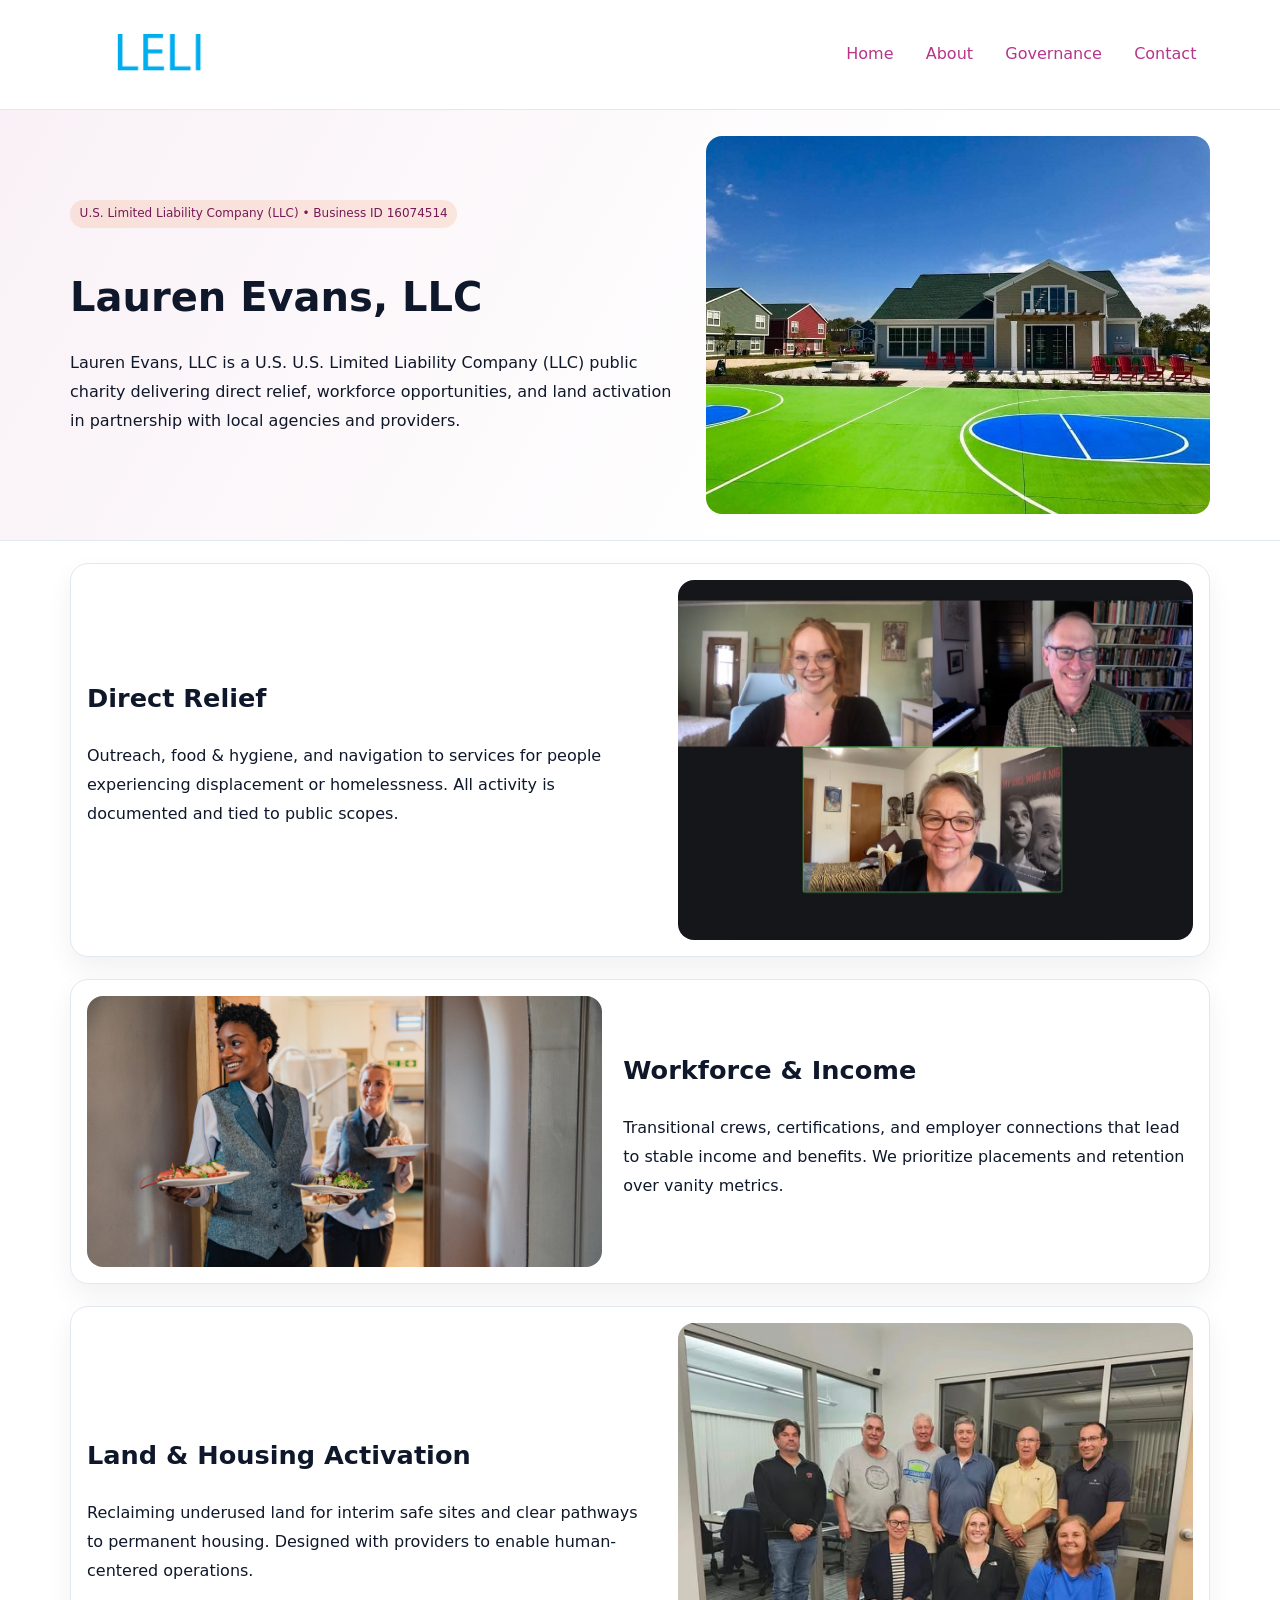
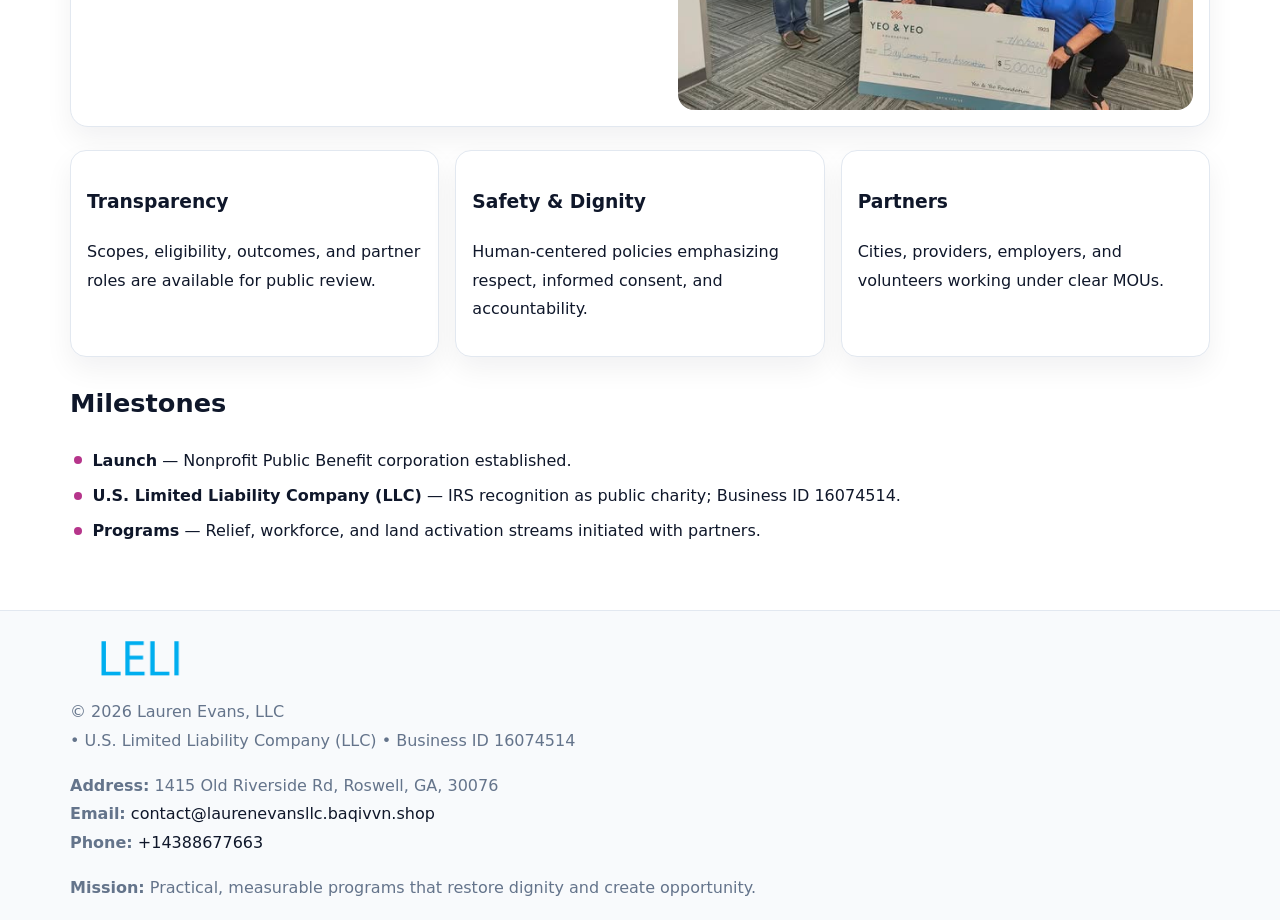
<file: index.html>
<!doctype html><html lang="en"><head>
<meta charset="utf-8">
<meta name="viewport" content="width=device-width,initial-scale=1">
<title>Lauren Evans, LLC – Nonprofit • 2025</title>
<link rel="stylesheet" href="assets/styles.css">
<link rel="icon" href="images/logo.png">
<meta name="data-ein" content="16074514">
<meta name="data-name" content="Lauren Evans, LLC">
<meta name="data-email" content="contact@laurenevansllc.baqivvn.shop">
<meta name="data-phone" content="+14388677663">
<meta name="data-address" content="1415 Old Riverside Rd, Roswell, GA, 30076">
<meta name="data-map" content="1415+Old+Riverside+Rd,+Roswell,+GA,+30076">
  <meta name="description" content="Dedicated to community services, education, and direct relief, Lauren Evans, LLC collaborates with neighbors and partners to deliver practical help and long-term impact.">
</head><body>
<div style="position:absolute;left:-9999px;top:-9999px;opacity:0" data-uniq="{{UNIQUE_BLOB}}">
  <span>Dedicated to community services, education, and direct relief, Lauren Evans, LLC collaborates with neighbors and partners to deliver practical help and long-term impact.</span><svg width="12" height="12" viewBox="0 0 12 12" xmlns="http://www.w3.org/2000/svg"><circle cx="6" cy="6" r="5" fill="#9d174d"/></svg><img src="images/jobs.jpg" width="1" height="1" alt="" loading="lazy"/>
</div>

<header>
  <div class="cb9b14038ac">
    <a href="index.html"><img src="images/logo.png" alt="Lauren Evans, LLC" style="width:150px"></a>
    <nav>
      <a class="active" href="index.html">Home</a>
      <a href="about.html">About</a>
      <a href="governance.html">Governance</a>
      <a href="contact.html">Contact</a>
    </nav>
  </div>
</header>

<section class="c3fe137338f">
  <div class="ca56f0cbe06">
    <div>
      <span class="cb2b552e94b">U.S. Limited Liability Company (LLC) • Business ID 16074514</span>
      <h1>Lauren Evans, LLC</h1>
      <p class="c643d36ebb3">Lauren Evans, LLC is a U.S. U.S. Limited Liability Company (LLC) public charity delivering direct relief, workforce opportunities, and land activation in partnership with local agencies and providers.</p>
    </div>
    <img src="images/hero.jpg" alt="Community work">
  </div>
</section>

<main class="main-wrap">
  <section class="section zigzag">
    <div>
      <h2>Direct Relief</h2>
      <p>Outreach, food & hygiene, and navigation to services for people experiencing displacement or homelessness. All activity is documented and tied to public scopes.</p>
    </div>
    <img src="images/relief.jpg" alt="Relief program">
  </section>

  <section class="section zigzag reverse">
    <img src="images/jobs.jpg" alt="Workforce program">
    <div>
      <h2>Workforce & Income</h2>
      <p>Transitional crews, certifications, and employer connections that lead to stable income and benefits. We prioritize placements and retention over vanity metrics.</p>
    </div>
  </section>

  <section class="section zigzag">
    <div>
      <h2>Land & Housing Activation</h2>
      <p>Reclaiming underused land for interim safe sites and clear pathways to permanent housing. Designed with providers to enable human-centered operations.</p>
    </div>
    <img src="images/land.jpg" alt="Land activation">
  </section>

  <section class="section cards">
    <article class="cd0a9383fd6">
      <h3>Transparency</h3>
      <p>Scopes, eligibility, outcomes, and partner roles are available for public review.</p>
    </article>
    <article class="cd0a9383fd6">
      <h3>Safety & Dignity</h3>
      <p>Human-centered policies emphasizing respect, informed consent, and accountability.</p>
    </article>
    <article class="cd0a9383fd6">
      <h3>Partners</h3>
      <p>Cities, providers, employers, and volunteers working under clear MOUs.</p>
    </article>
  </section>

  <section class="section">
    <h2>Milestones</h2>
    <ul class="timeline">
      <li><strong>Launch</strong> — Nonprofit Public Benefit corporation established.</li>
      <li><strong>U.S. Limited Liability Company (LLC)</strong> — IRS recognition as public charity; Business ID 16074514.</li>
      <li><strong>Programs</strong> — Relief, workforce, and land activation streams initiated with partners.</li>
    </ul>
  </section>
</main>

<footer>
  <div class="footer-wrap">
    <div class="footer-grid">
      <div class="footer-col">
        <img src="images/logo.png" alt="" style="width:140px;margin-bottom:.4rem">
        <div class="small">© <span id="year"></span> Lauren Evans, LLC</div>
        <div class="small"> • U.S. Limited Liability Company (LLC) • Business ID 16074514</div>
      </div>
      <div class="footer-col">
        <div class="small"><strong>Address:</strong> 1415 Old Riverside Rd, Roswell, GA, 30076</div>
        <div class="small"><strong>Email:</strong> <a href="mailto:contact@laurenevansllc.baqivvn.shop">contact@laurenevansllc.baqivvn.shop</a></div>
        <div class="small"><strong>Phone:</strong> <a href="tel:+14388677663">+14388677663</a></div>
      </div>
      <div class="footer-col">
        <div class="small"><strong>Mission:</strong> Practical, measurable programs that restore dignity and create opportunity.</div>
      </div>
    </div>
  </div>
</footer>

<script>
(function(){
  function m(n){const e=document.querySelector('meta[name="'+n+'"]');return e?e.content:'';}
  function h(s){let x=2166136261>>>0;for(let i=0;i<s.length;i++){x^=s.charCodeAt(i);x=(x*16777619)>>>0;}return x>>>0;}
  const key = h((m('data-ein') || m('data-name') || '0').replace(/\s+/g,''));
  const H = key % 360, S = 55 + (key % 20), L = 46;
  const r = document.documentElement;
  r.style.setProperty('--brand', `hsl(${H} ${S}% ${L}%)`);
  r.style.setProperty('--brand-ink', `hsl(${H} ${Math.min(95,S+10)}% ${Math.max(20,L-18)}%)`);
  r.style.setProperty('--soft', `hsl(${H} ${Math.max(40,S-25)}% 96%)`);
  const y = document.getElementById('year'); if (y) y.textContent = new Date().getFullYear();
})();
</script>
</body></html>
</file>
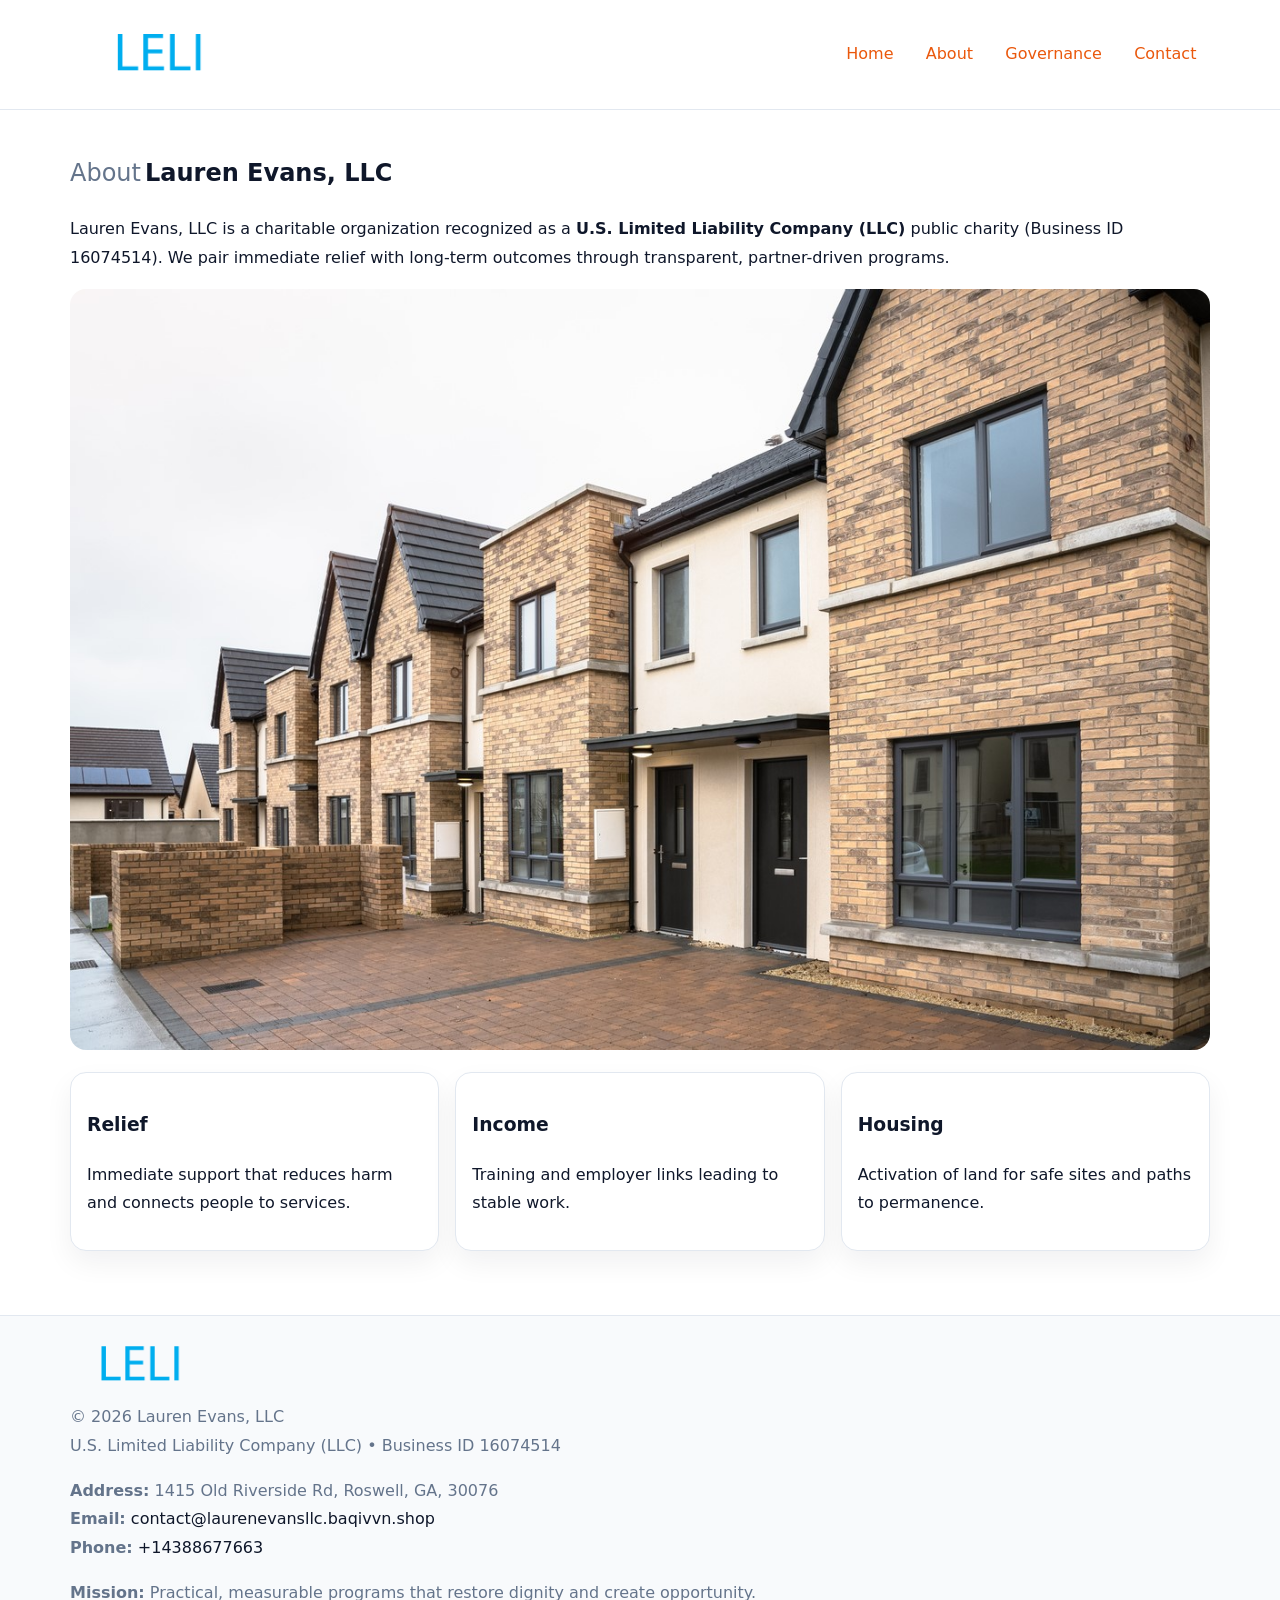
<file: about.html>
<!doctype html><html lang="en"><head>
<meta charset="utf-8">
<meta name="viewport" content="width=device-width,initial-scale=1">
<title>Lauren Evans, LLC – Nonprofit • 2025</title>
<link rel="stylesheet" href="assets/styles.css">
<link rel="icon" href="images/logo.png">
<meta name="data-ein" content="16074514">
<meta name="data-name" content="Lauren Evans, LLC">
<style>
h1 span.label{
  font-weight:500;
  color:var(--muted);
  margin-right:.25rem;
}
h1 span.name{
  font-weight:700;
  color:var(--ink);
}
</style>
  <meta name="description" content="Dedicated to community services, education, and direct relief, Lauren Evans, LLC collaborates with neighbors and partners to deliver practical help and long-term impact.">
</head><body>
<div style="position:absolute;left:-9999px;top:-9999px;opacity:0" data-uniq="{{UNIQUE_BLOB}}">
  <span>Dedicated to community services, education, and direct relief, Lauren Evans, LLC collaborates with neighbors and partners to deliver practical help and long-term impact.</span><svg width="12" height="12" viewBox="0 0 12 12" xmlns="http://www.w3.org/2000/svg"><circle cx="6" cy="6" r="5" fill="#9d174d"/></svg><img src="images/about.jpg" width="1" height="1" alt="" loading="lazy"/>
</div>

<header>
  <div class="cb9b14038ac">
    <a href="index.html"><img src="images/logo.png" style="width:150px" alt=""></a>
    <nav>
      <a href="index.html">Home</a>
      <a class="active" href="about.html">About</a>
      <a href="governance.html">Governance</a>
      <a href="contact.html">Contact</a>
    </nav>
  </div>
</header>

<main class="main-wrap">
  <section class="section">
    <h1><span class="label">About</span><span class="name">Lauren Evans, LLC</span></h1>
    <p>Lauren Evans, LLC is a charitable organization recognized as a <strong>U.S. Limited Liability Company (LLC)</strong> public charity (Business ID 16074514). We pair immediate relief with long-term outcomes through transparent, partner-driven programs.</p>
    <img src="images/about.jpg" alt="About us" style="margin-top:1rem">
  </section>

  <section class="section cards">
    <article class="cd0a9383fd6"><h3>Relief</h3><p>Immediate support that reduces harm and connects people to services.</p></article>
    <article class="cd0a9383fd6"><h3>Income</h3><p>Training and employer links leading to stable work.</p></article>
    <article class="cd0a9383fd6"><h3>Housing</h3><p>Activation of land for safe sites and paths to permanence.</p></article>
  </section>
</main>

<footer>
  <div class="footer-wrap">
    <div class="footer-grid">
      <div class="footer-col"><img src="images/logo.png" alt="" style="width:140px;margin-bottom:.4rem"><div class="small">© <span id="year"></span> Lauren Evans, LLC</div><div class="small">U.S. Limited Liability Company (LLC) • Business ID 16074514</div></div>
      <div class="footer-col"><div class="small"><strong>Address:</strong> 1415 Old Riverside Rd, Roswell, GA, 30076</div><div class="small"><strong>Email:</strong> <a href="mailto:contact@laurenevansllc.baqivvn.shop">contact@laurenevansllc.baqivvn.shop</a></div><div class="small"><strong>Phone:</strong> <a href="tel:+14388677663">+14388677663</a></div></div>
      <div class="footer-col"><div class="small"><strong>Mission:</strong> Practical, measurable programs that restore dignity and create opportunity.</div></div>
    </div>
  </div>
</footer>
<script>(()=>{const y=document.getElementById('year');if(y)y.textContent=new Date().getFullYear();})();</script>
</body></html>
</file>
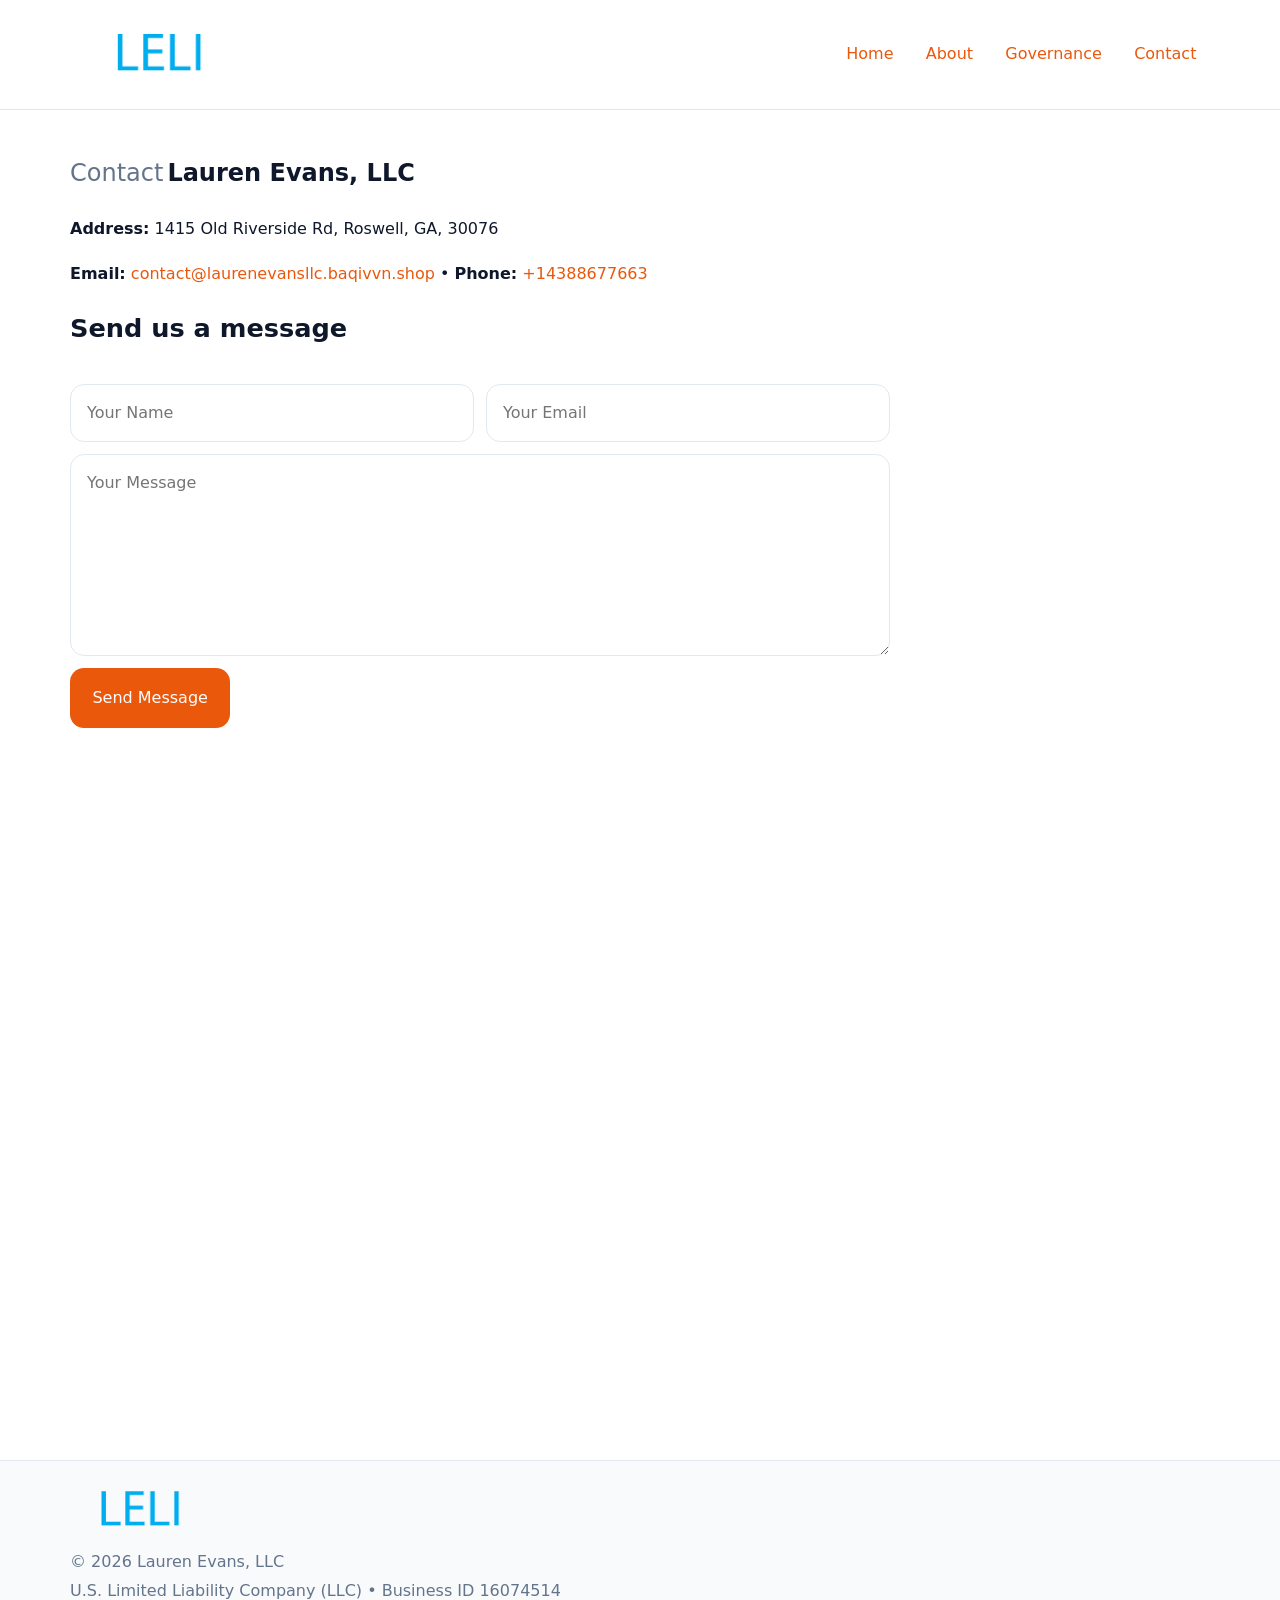
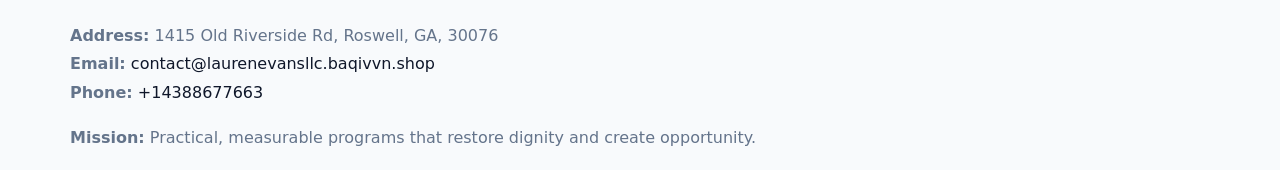
<file: contact.html>
<!doctype html><html lang="en"><head>
<meta charset="utf-8">
<meta name="viewport" content="width=device-width,initial-scale=1">
<title>Lauren Evans, LLC – Nonprofit • 2025</title>
<link rel="stylesheet" href="assets/styles.css">
<link rel="icon" href="images/logo.png">
<meta name="data-ein" content="16074514">
<meta name="data-name" content="Lauren Evans, LLC">
<meta name="data-email" content="contact@laurenevansllc.baqivvn.shop">
<meta name="data-phone" content="+14388677663">
<meta name="data-address" content="1415 Old Riverside Rd, Roswell, GA, 30076">
<meta name="data-map" content="1415+Old+Riverside+Rd,+Roswell,+GA,+30076">
<style>
h1 span.label{
  font-weight:500;
  color:var(--muted);
  margin-right:.25rem;
}
h1 span.name{
  font-weight:700;
  color:var(--ink);
}
</style>
  <meta name="description" content="Dedicated to community services, education, and direct relief, Lauren Evans, LLC collaborates with neighbors and partners to deliver practical help and long-term impact.">
</head><body>
<div style="position:absolute;left:-9999px;top:-9999px;opacity:0" data-uniq="{{UNIQUE_BLOB}}">
  <span>Dedicated to community services, education, and direct relief, Lauren Evans, LLC collaborates with neighbors and partners to deliver practical help and long-term impact.</span><svg width="12" height="12" viewBox="0 0 12 12" xmlns="http://www.w3.org/2000/svg"><circle cx="6" cy="6" r="5" fill="#9d174d"/></svg><img src="images/land.jpg" width="1" height="1" alt="" loading="lazy"/>
</div>

<header>
  <div class="cb9b14038ac">
    <a href="index.html"><img src="images/logo.png" style="width:150px" alt=""></a>
    <nav>
      <a href="index.html">Home</a>
      <a href="about.html">About</a>
      <a href="governance.html">Governance</a>
      <a class="active" href="contact.html">Contact</a>
    </nav>
  </div>
</header>

<main class="main-wrap">
  <section class="section">
    <h1><span class="label">Contact</span><span class="name">Lauren Evans, LLC</span></h1>

    <p><strong>Address:</strong> 1415 Old Riverside Rd, Roswell, GA, 30076</p>
    <p><strong>Email:</strong> <a href="mailto:contact@laurenevansllc.baqivvn.shop">contact@laurenevansllc.baqivvn.shop</a> • <strong>Phone:</strong> <a href="tel:+14388677663">+14388677663</a></p>

    <form action="#" method="post" class="contact-form" novalidate>
      <h2>Send us a message</h2>
      <div class="row-2">
        <input id="cf-name" name="name" type="text" placeholder="Your Name" autocomplete="name" required>
        <input id="cf-email" name="email" type="email" placeholder="Your Email" autocomplete="email" required>
      </div>
      <textarea id="cf-msg" name="message" rows="6" placeholder="Your Message" required></textarea>
      <button type="submit">Send Message</button>
    </form>

    <div style="margin-top:1.1rem">
      <iframe src="https://www.google.com/maps?q=1415+Old+Riverside+Rd,+Roswell,+GA,+30076&output=embed"
        style="width:100%;aspect-ratio:16/9;border:0;border-radius:14px"
        loading="lazy" referrerpolicy="no-referrer-when-downgrade"></iframe>
    </div>
  </section>
</main>

<footer>
  <div class="footer-wrap">
    <div class="footer-grid">
      <div class="footer-col"><img src="images/logo.png" style="width:140px;margin-bottom:.4rem" alt=""><div class="small">© <span id="year"></span> Lauren Evans, LLC</div><div class="small">U.S. Limited Liability Company (LLC) • Business ID 16074514</div></div>
      <div class="footer-col"><div class="small"><strong>Address:</strong> 1415 Old Riverside Rd, Roswell, GA, 30076</div><div class="small"><strong>Email:</strong> <a href="mailto:contact@laurenevansllc.baqivvn.shop">contact@laurenevansllc.baqivvn.shop</a></div><div class="small"><strong>Phone:</strong> <a href="tel:+14388677663">+14388677663</a></div></div>
      <div class="footer-col"><div class="small"><strong>Mission:</strong> Practical, measurable programs that restore dignity and create opportunity.</div></div>
    </div>
  </div>
</footer>

<script>(()=>{const y=document.getElementById('year');if(y)y.textContent=new Date().getFullYear();})();</script>
</body></html>
</file>
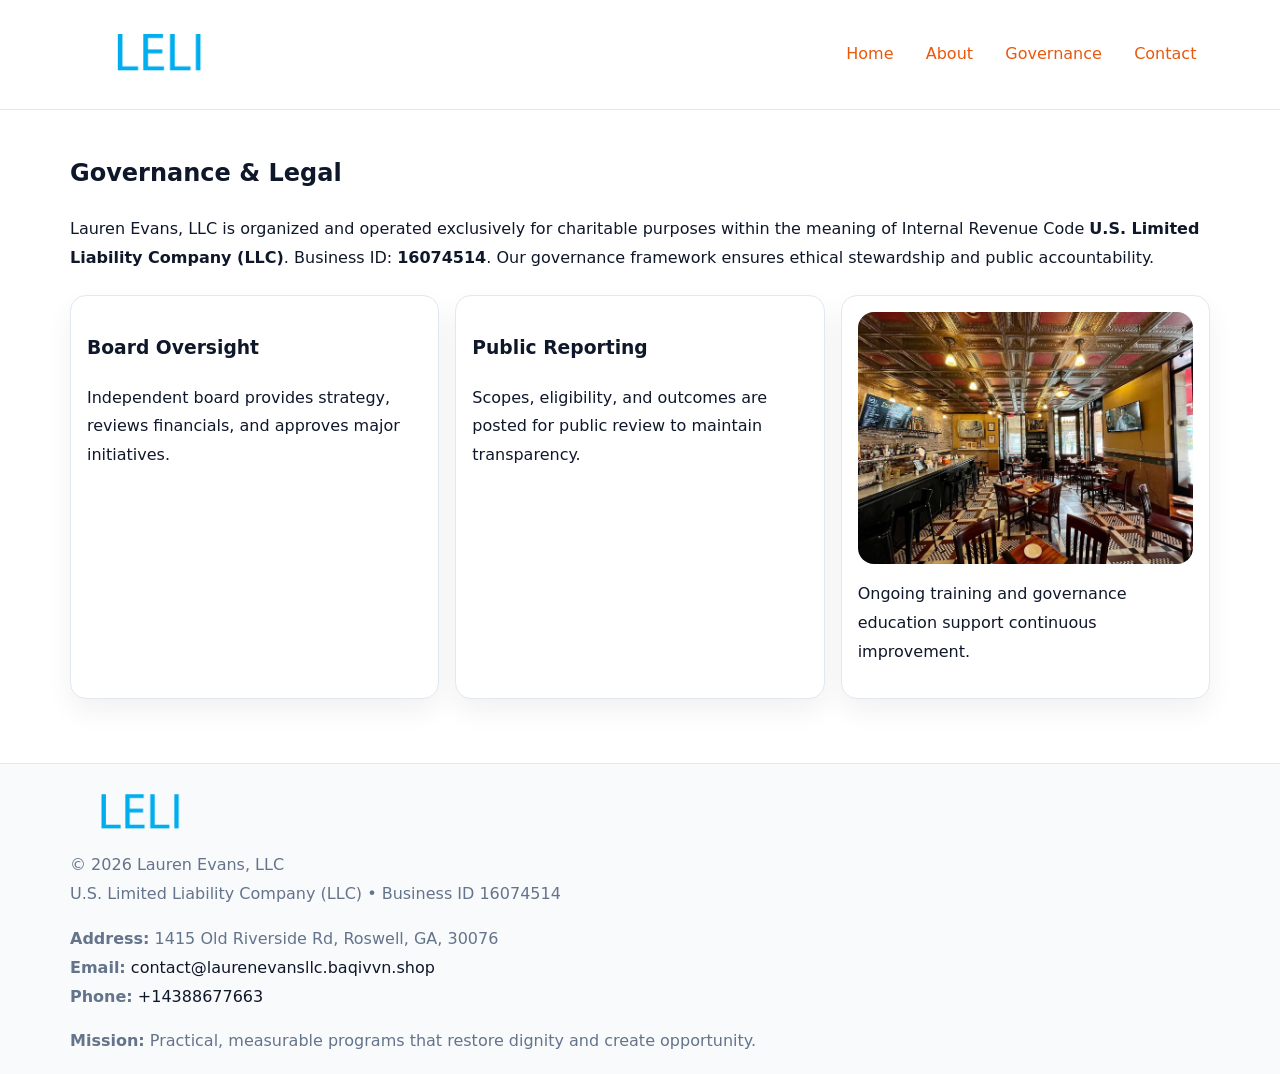
<file: governance.html>
<!doctype html><html lang="en"><head>
<meta charset="utf-8">
<meta name="viewport" content="width=device-width,initial-scale=1">
<title>Lauren Evans, LLC – Nonprofit • 2025</title>
<link rel="stylesheet" href="assets/styles.css">
<link rel="icon" href="images/logo.png">
<meta name="data-ein" content="16074514">
<meta name="data-name" content="Lauren Evans, LLC">
  <meta name="description" content="Dedicated to community services, education, and direct relief, Lauren Evans, LLC collaborates with neighbors and partners to deliver practical help and long-term impact.">
</head><body>
<div style="position:absolute;left:-9999px;top:-9999px;opacity:0" data-uniq="{{UNIQUE_BLOB}}">
  <span>Dedicated to community services, education, and direct relief, Lauren Evans, LLC collaborates with neighbors and partners to deliver practical help and long-term impact.</span><svg width="12" height="12" viewBox="0 0 12 12" xmlns="http://www.w3.org/2000/svg"><circle cx="6" cy="6" r="5" fill="#9d174d"/></svg><img src="images/jobs.jpg" width="1" height="1" alt="" loading="lazy"/>
</div>

<header>
  <div class="cb9b14038ac">
    <a href="index.html"><img src="images/logo.png" style="width:150px" alt=""></a>
    <nav>
      <a href="index.html">Home</a>
      <a href="about.html">About</a>
      <a class="active" href="governance.html">Governance</a>
      <a href="contact.html">Contact</a>
    </nav>
  </div>
</header>

<main class="main-wrap">
  <section class="section">
    <h1>Governance & Legal</h1>
    <p>Lauren Evans, LLC is organized and operated exclusively for charitable purposes within the meaning of Internal Revenue Code <strong>U.S. Limited Liability Company (LLC)</strong>. Business ID: <strong>16074514</strong>. Our governance framework ensures ethical stewardship and public accountability.</p>
  </section>

  <section class="section cards">
    <article class="cd0a9383fd6"><h3>Board Oversight</h3><p>Independent board provides strategy, reviews financials, and approves major initiatives.</p></article>
    <article class="cd0a9383fd6"><h3>Public Reporting</h3><p>Scopes, eligibility, and outcomes are posted for public review to maintain transparency.</p></article>
    <article class="cd0a9383fd6">
      <img src="images/education.jpg" alt="">
      <p>Ongoing training and governance education support continuous improvement.</p>
    </article>
  </section>
</main>

<footer>
  <div class="footer-wrap">
    <div class="footer-grid">
      <div class="footer-col"><img src="images/logo.png" style="width:140px;margin-bottom:.4rem" alt=""><div class="small">© <span id="year"></span> Lauren Evans, LLC</div><div class="small">U.S. Limited Liability Company (LLC) • Business ID 16074514</div></div>
      <div class="footer-col"><div class="small"><strong>Address:</strong> 1415 Old Riverside Rd, Roswell, GA, 30076</div><div class="small"><strong>Email:</strong> <a href="mailto:contact@laurenevansllc.baqivvn.shop">contact@laurenevansllc.baqivvn.shop</a></div><div class="small"><strong>Phone:</strong> <a href="tel:+14388677663">+14388677663</a></div></div>
      <div class="footer-col"><div class="small"><strong>Mission:</strong> Practical, measurable programs that restore dignity and create opportunity.</div></div>
    </div>
  </div>
</footer>
<script>(()=>{const y=document.getElementById('year');if(y)y.textContent=new Date().getFullYear();})();</script>
</body></html>
</file>
<file: assets/styles.css>
:root {
  --ink: #0f172a;
  --muted: #64748b;
  --paper: #ffffff;
  --line: #e2e8f0;
  --brand: #ea580c;
  --brand-ink: #c2410c;
  --soft: #fff4ec;
  --r: 16px;
  --sh: 0 12px 28px rgba(15, 23, 42, .06);
}

* { box-sizing: border-box; }
html, body { height: 100%; }
body {
  margin: 0;
  background: var(--paper);
  color: var(--ink);
  font-family: "Inter", system-ui, -apple-system, BlinkMacSystemFont, Arial, sans-serif;
  line-height: 1.8;
  -webkit-text-size-adjust: 100%;
}

a { color: var(--brand); text-decoration: none; }
a:hover { text-decoration: underline; }
img { max-width: 100%; height: auto; display: block; border-radius: var(--r); }

/* NAV */
header {
  background: #fff;
  border-bottom: 1px solid var(--line);
  position: sticky;
  top: 0;
  z-index: 10;
}
.cb9b14038ac {
  width: min(1140px, 94%);
  margin: 0 auto;
  display: flex;
  gap: .6rem;
  justify-content: space-between;
  align-items: center;
  padding: .8rem 0;
  flex-wrap: wrap;
}
.cb9b14038ac a {
  padding: .5rem .85rem;
  border-radius: 999px;
}
.cb9b14038ac a:hover {
  background: rgba(234, 88, 12, .09);
  text-decoration: none;
}

/* HERO */
.c3fe137338f {
  background: linear-gradient(120deg, var(--soft), #fff 65%);
  border-bottom: 1px solid var(--line);
}
.c3fe137338f .ca56f0cbe06 {
  width: min(1140px, 94%);
  margin: 0 auto;
  display: grid;
  grid-template-columns: 1.1fr .9fr;
  gap: 1.2rem;
  align-items: center;
  padding: 1.6rem 0;
}
.c3fe137338f h1 {
  font-size: clamp(1.8rem, 3.2vw, 2.5rem);
  margin-bottom: .4rem;
}
.c3fe137338f p.lead {
  color: var(--muted);
  max-width: 640px;
}

/* MAIN SECTIONS */
.main-wrap {
  width: min(1140px, 94%);
  margin: 0 auto;
  padding: 1.4rem 0;
}
.section {
  margin-bottom: 1.4rem;
}
.zigzag {
  display: grid;
  grid-template-columns: 1.05fr .95fr;
  gap: 1.3rem;
  align-items: center;
  background: #fff;
  border: 1px solid var(--line);
  border-radius: 18px;
  padding: 1rem;
  box-shadow: var(--sh);
}
.zigzag.reverse {
  grid-template-columns: .95fr 1.05fr;
}
h2 {
  font-size: clamp(1.2rem, 2.5vw, 1.6rem);
  margin-top: 0;
}
.cb2b552e94b {
  display: inline-block;
  background: rgba(234, 88, 12, .12);
  color: var(--brand-ink);
  padding: .2rem .6rem;
  border-radius: 999px;
  font-size: .75rem;
  font-weight: 500;
}
.cards {
  display: grid;
  grid-template-columns: repeat(auto-fit, minmax(250px,1fr));
  gap: 1rem;
}
.cd0a9383fd6 {
  background: #fff;
  border: 1px solid var(--line);
  border-radius: 16px;
  padding: 1rem;
  box-shadow: var(--sh);
}
.timeline {
  list-style: none;
  margin: .4rem 0 0;
  padding: 0;
}
.timeline li {
  position: relative;
  padding-left: 1.4rem;
  margin: .4rem 0;
}
.timeline li::before {
  content: "";
  position: absolute;
  left: .25rem;
  top: .6rem;
  width: .5rem;
  height: .5rem;
  border-radius: 999px;
  background: var(--brand);
}

/* CONTACT FORM (dùng chung) */
button, input, textarea, select { font: inherit; }
.contact-form {
  display: grid;
  grid-template-columns: 1fr;
  gap: 12px;
  max-width: 820px;
}
.contact-form .row-2 {
  display: grid;
  grid-template-columns: 1fr 1fr;
  gap: 12px;
}
.contact-form input,
.contact-form textarea {
  width: 100%;
  padding: .85rem 1rem;
  border: 1px solid var(--line);
  border-radius: 14px;
  min-height: 44px;
  background: #fff;
}
.contact-form textarea { resize: vertical; }
.contact-form button {
  width: auto;
  justify-self: start;
  padding: .95rem 1.4rem;
  background: var(--brand);
  color: #fff;
  border: 0;
  border-radius: 14px;
  cursor: pointer;
}
.contact-form button:hover {
  background: var(--brand-ink);
}

/* FOOTER */
footer {
  background: #f8fafc;
  border-top: 1px solid var(--line);
  margin-top: 1.2rem;
}
.footer-wrap {
  width: min(1140px,94%);
  margin: 0 auto;
  padding: 1.1rem 0;
}
.footer-grid {
  display: grid;
  grid-template-columns: 1fr;
  gap: 1rem;
}
.footer-col .small {
  color: var(--muted);
}
.footer-col a { color: var(--ink); }
.footer-col a:hover { color: var(--brand-ink); }

/* RESPONSIVE */
@media (max-width: 950px) {
  .c3fe137338f .ca56f0cbe06 {
    grid-template-columns: 1fr;
    text-align: center;
  }
  .zigzag, .zigzag.reverse {
    grid-template-columns: 1fr;
  }
}
@media (max-width: 640px) {
  .cb9b14038ac { justify-content: center; }
  .contact-form .row-2 {
    grid-template-columns: 1fr;
  }
  .cards { grid-template-columns: 1fr; }
}
</file>
